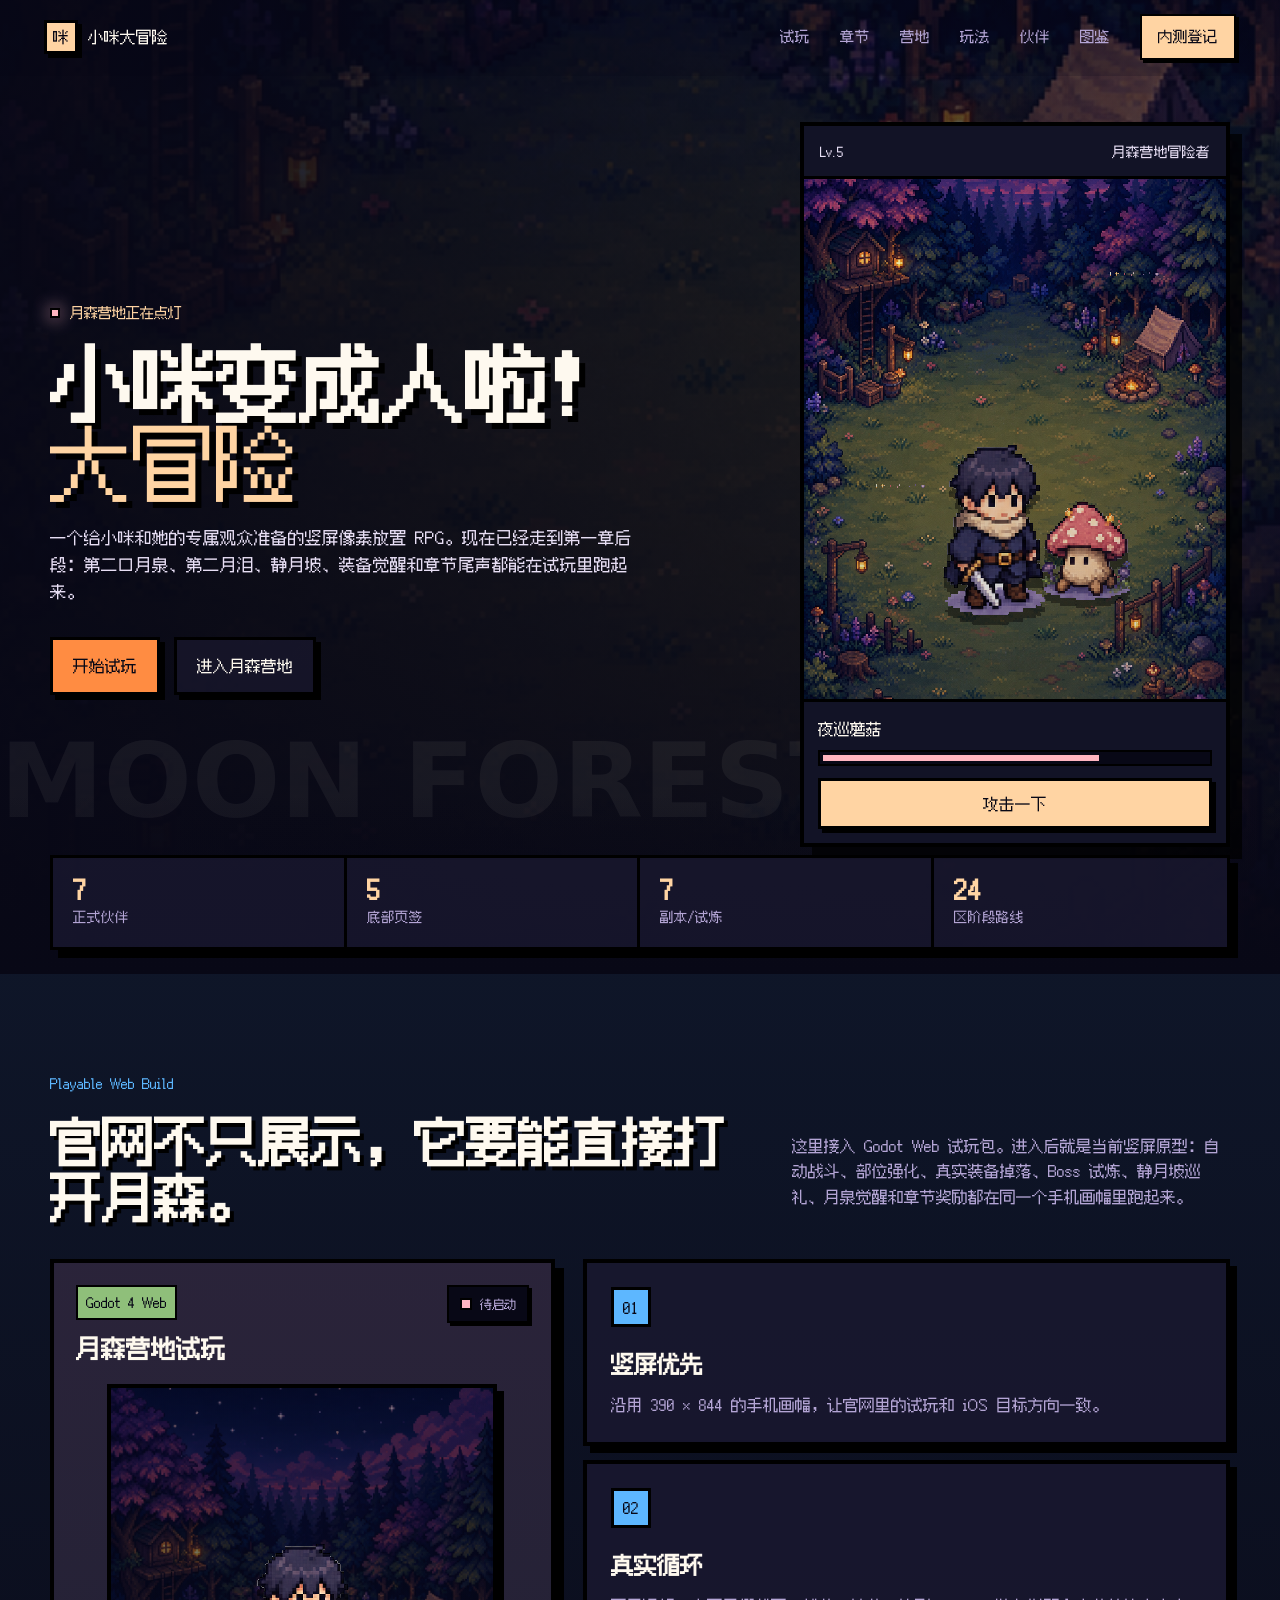
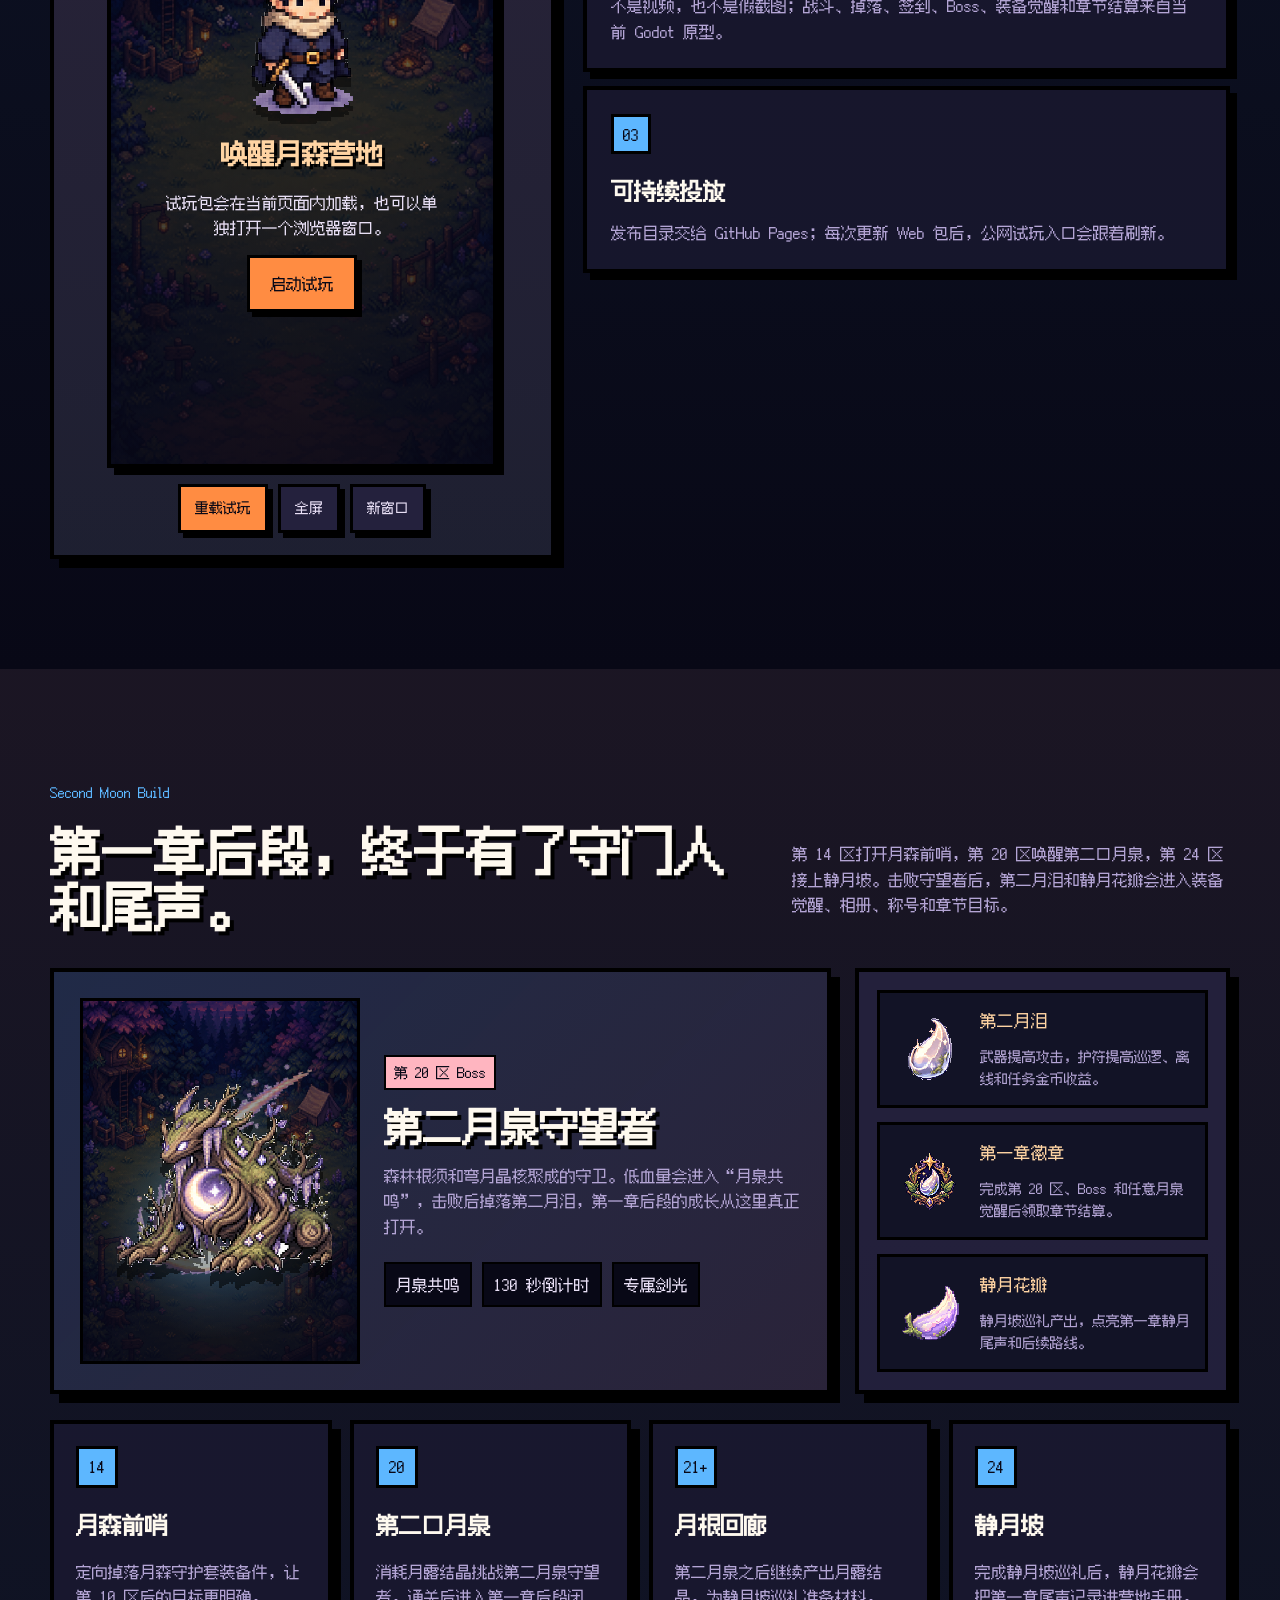
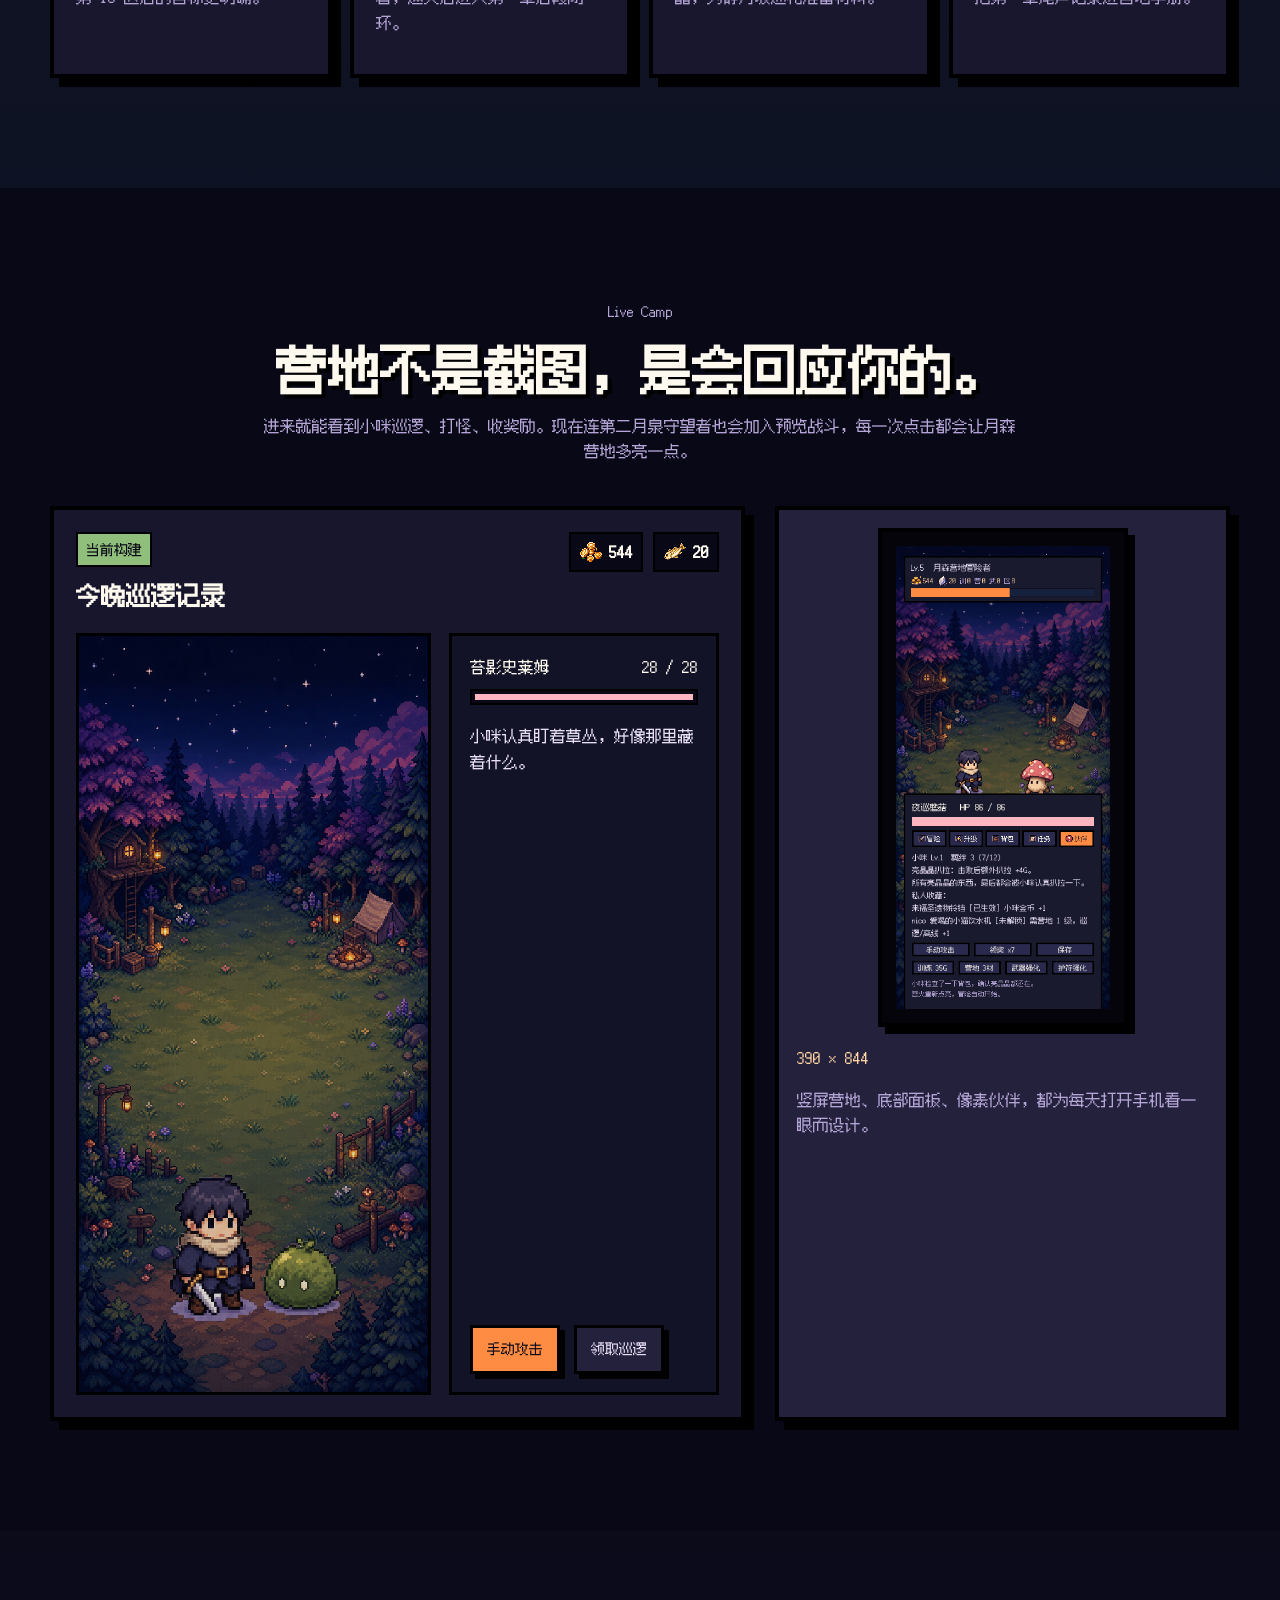
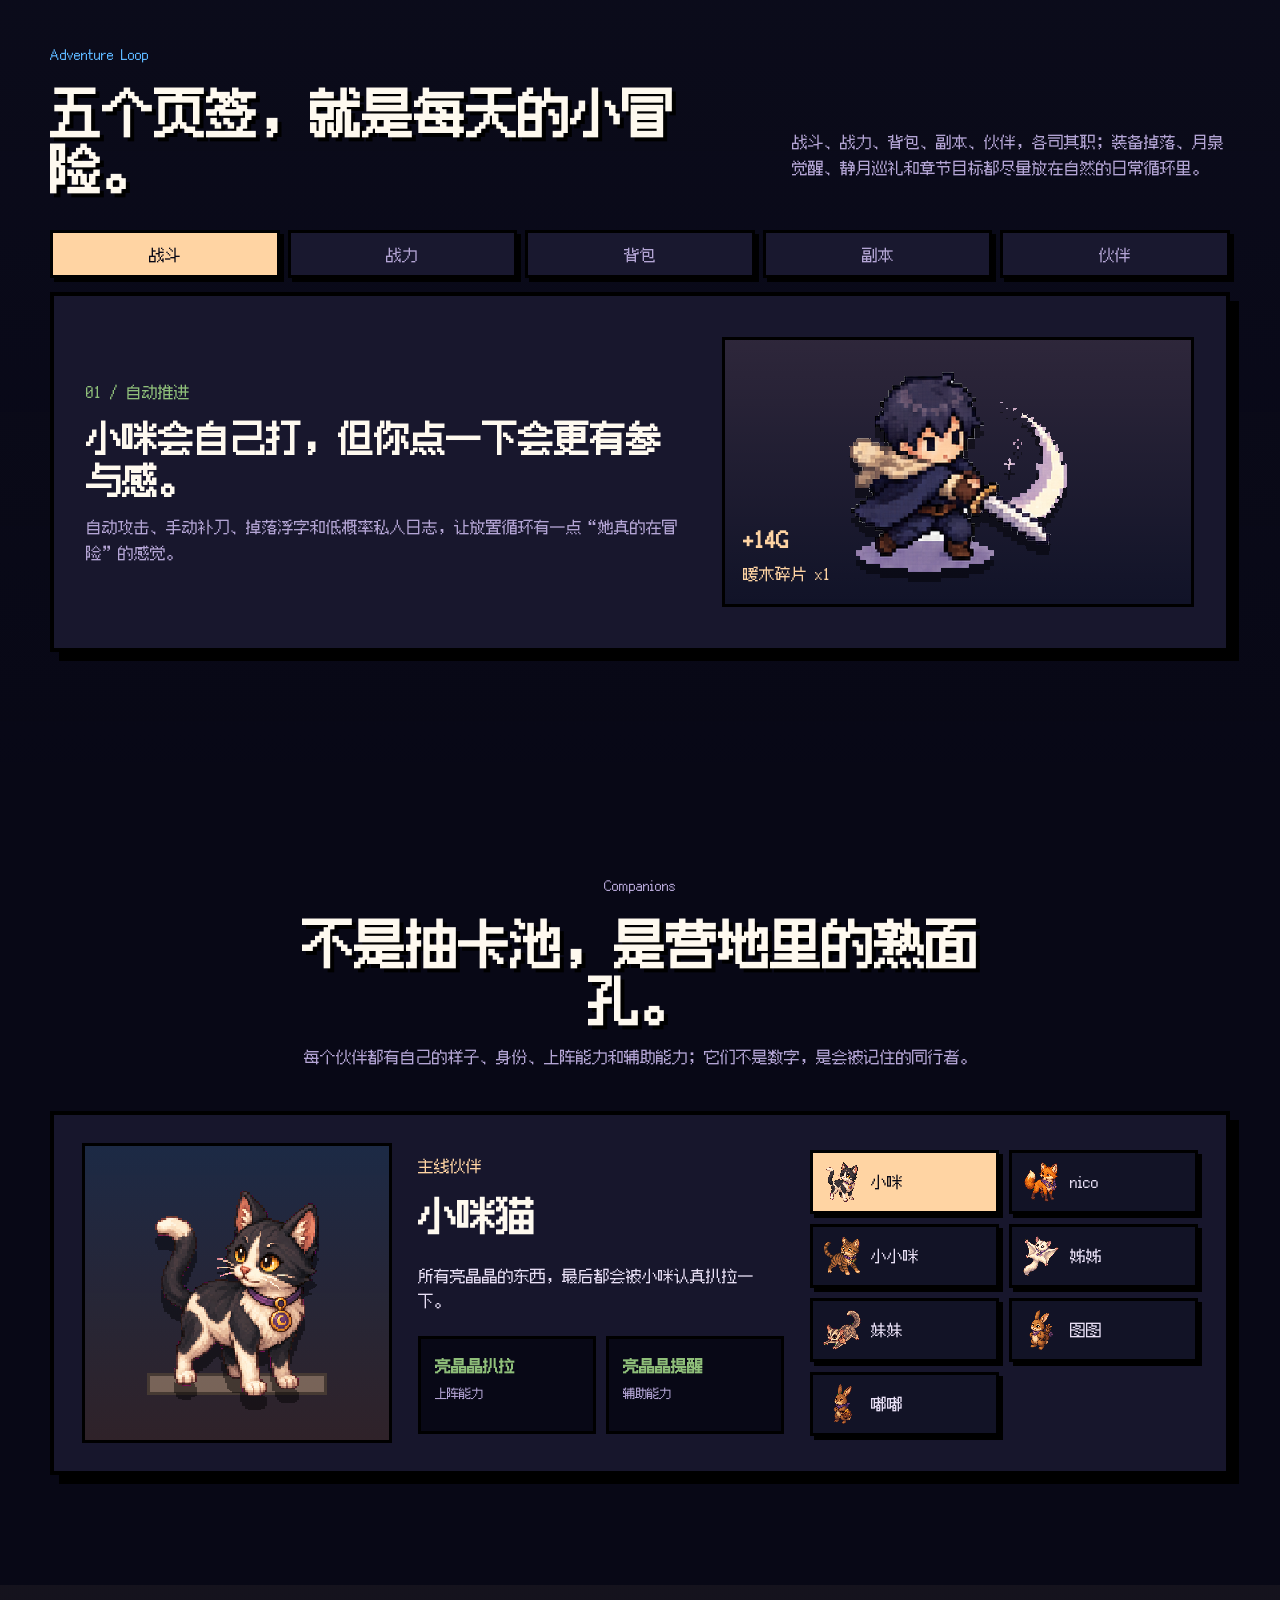
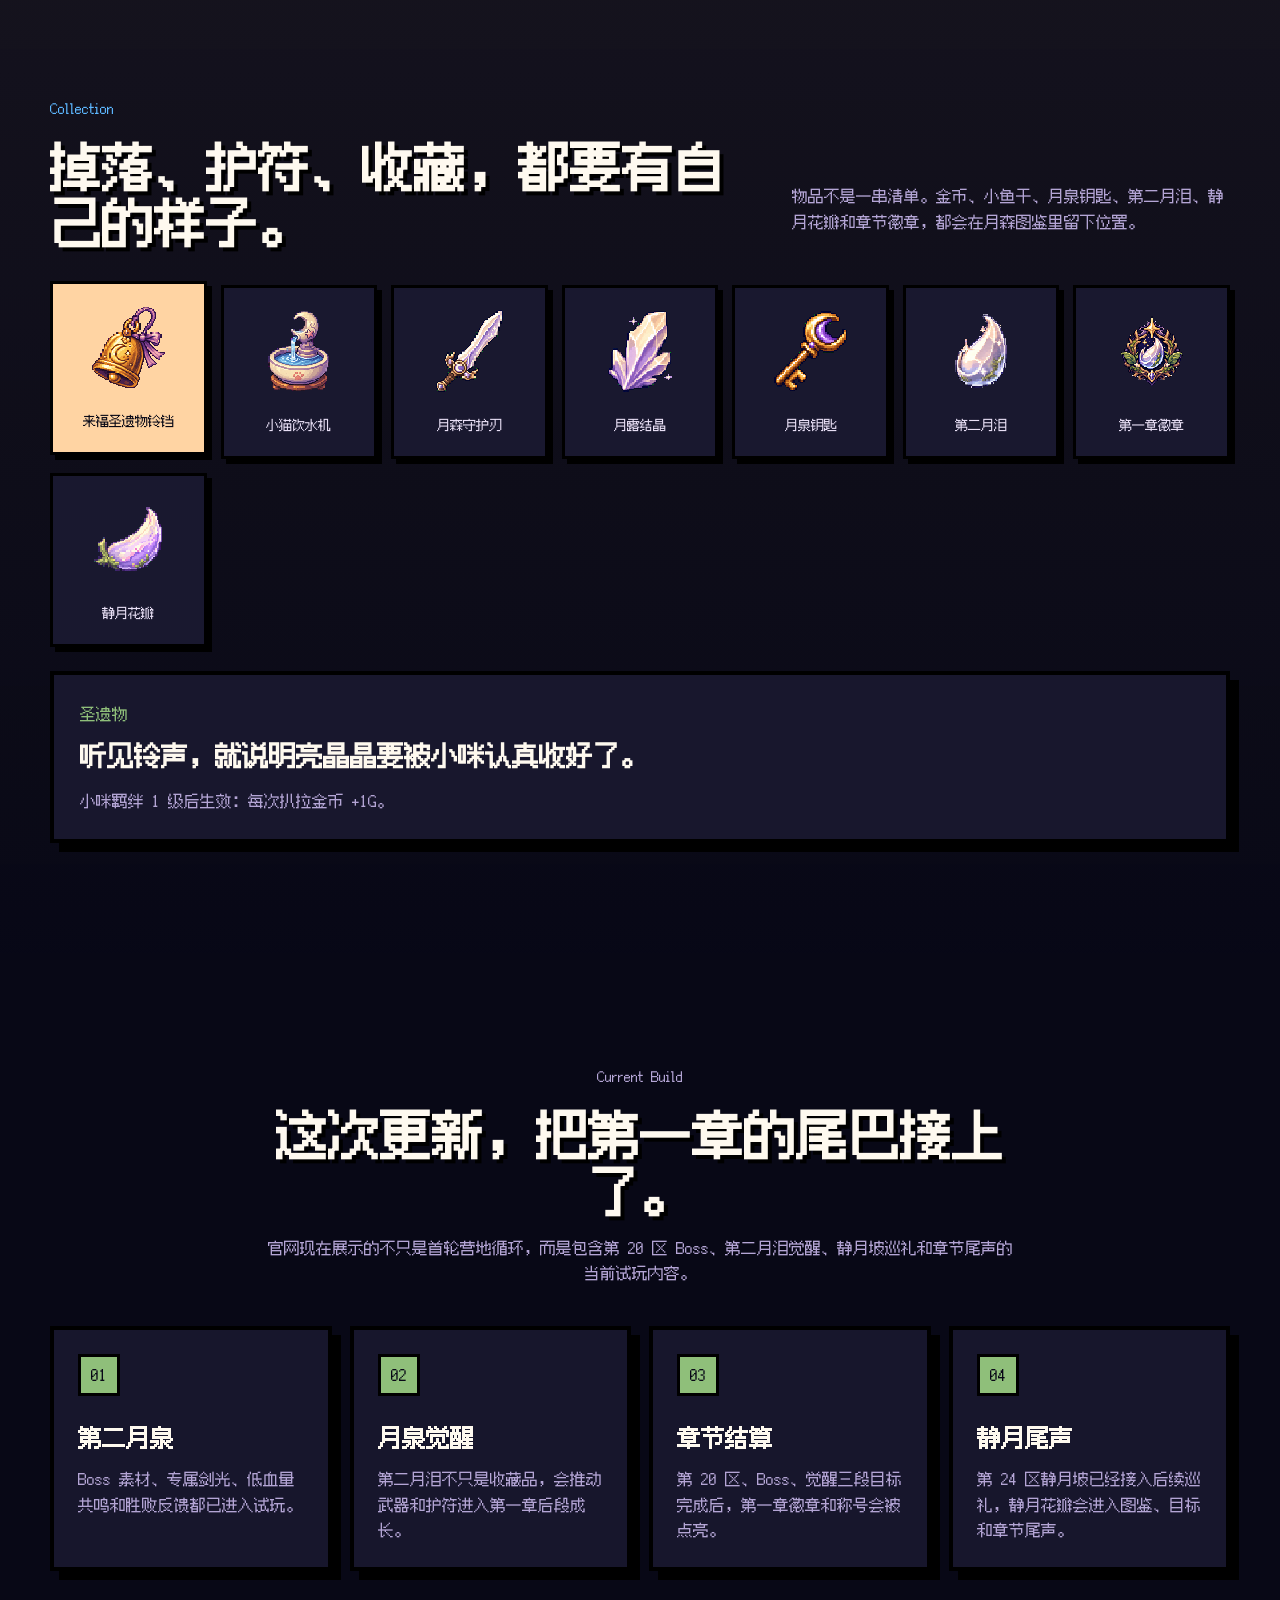
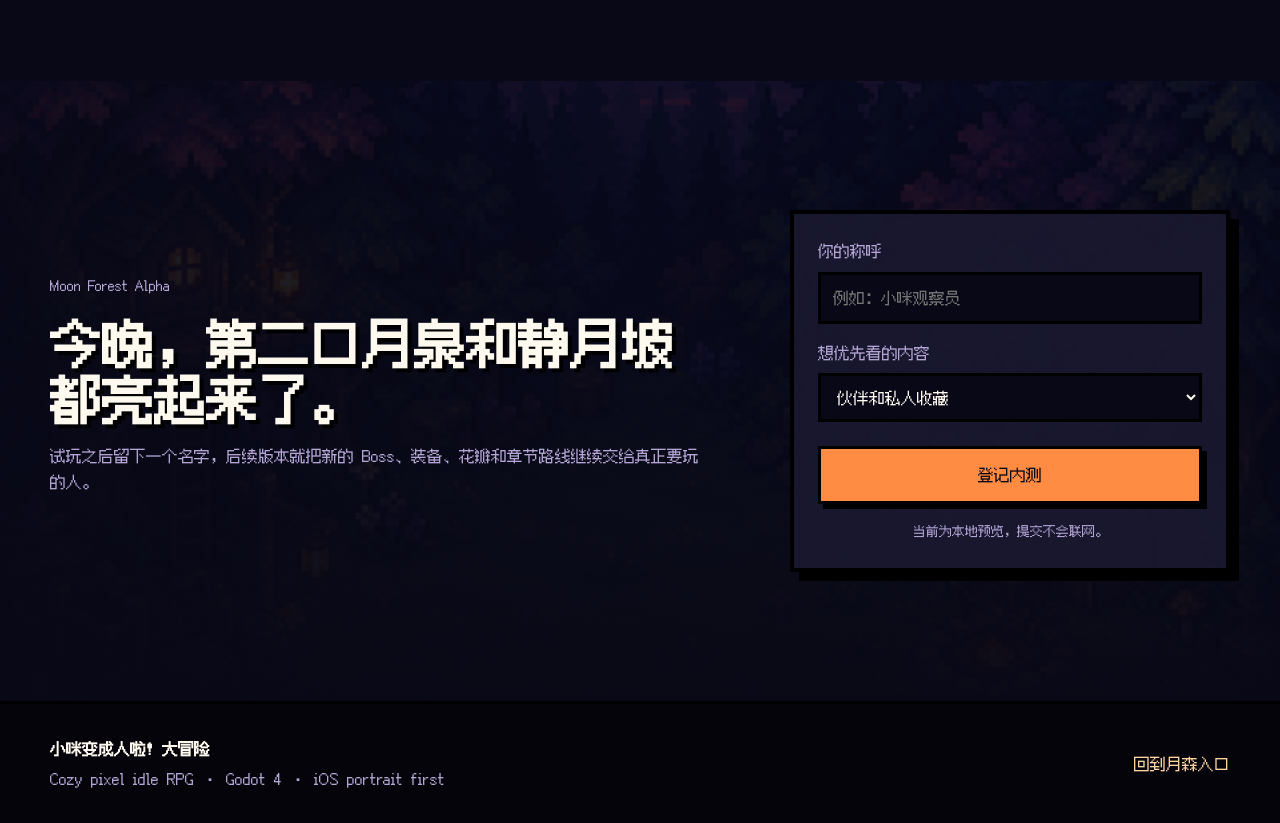
<file: index.html>
<!doctype html>
<html lang="zh-CN">
  <head>
    <meta charset="UTF-8" />
    <meta name="viewport" content="width=device-width, initial-scale=1.0" />
    <title>小咪变成人啦！大冒险 | 月森营地像素放置 RPG</title>
    <meta
      name="description"
      content="小咪变成人啦！大冒险是一个 iOS 竖屏优先的 cozy pixel idle RPG。进入月森营地，挑战第二月泉守望者，收集第二月泪和静月花瓣，完成月泉觉醒、章节结算与静月尾声。"
    />
    <link rel="icon" type="image/png" href="assets/generated/crops/icon_moon_shard.png" />
    <link rel="stylesheet" href="styles.css" />
  </head>
  <body>
    <canvas id="world-canvas" aria-hidden="true"></canvas>

    <nav class="site-nav" aria-label="主导航">
      <a class="brand" href="#top" aria-label="回到首页">
        <span class="brand-mark">咪</span>
        <span>小咪大冒险</span>
      </a>
      <button class="nav-toggle" type="button" aria-label="打开菜单" aria-expanded="false">
        <span></span>
        <span></span>
      </button>
      <div class="nav-links">
        <a href="#play">试玩</a>
        <a href="#chapter">章节</a>
        <a href="#camp">营地</a>
        <a href="#loop">玩法</a>
        <a href="#companions">伙伴</a>
        <a href="#gallery">图鉴</a>
        <a href="#join" class="nav-cta">内测登记</a>
      </div>
    </nav>

    <main id="top">
      <section class="hero" data-zone="hero">
        <div class="hero-bg" aria-hidden="true"></div>
        <div class="marquee" aria-hidden="true">
          <div class="marquee-track">
            <span>MOON FOREST CAMP · AUTO BATTLE · PIXEL IDLE RPG · XIAOMI ADVENTURE · </span>
            <span>MOON FOREST CAMP · AUTO BATTLE · PIXEL IDLE RPG · XIAOMI ADVENTURE · </span>
          </div>
        </div>

        <div class="hero-inner">
          <div class="hero-copy">
            <p class="eyebrow reveal"><span></span>月森营地正在点灯</p>
            <h1 class="hero-title reveal">
              小咪变成人啦！<br />
              <strong>大冒险</strong>
            </h1>
            <p class="hero-lead reveal">
              一个给小咪和她的专属观众准备的竖屏像素放置 RPG。现在已经走到第一章后段：第二口月泉、第二月泪、静月坡、装备觉醒和章节尾声都能在试玩里跑起来。
            </p>
            <div class="hero-actions reveal">
              <a class="btn primary" href="#play">开始试玩</a>
              <a class="btn secondary" href="#camp">进入月森营地</a>
            </div>
          </div>

          <div class="hero-stage reveal" aria-label="小咪冒险预览">
            <div class="moon-card">
              <div class="moon-status">
                <span>Lv.5</span>
                <span>月森营地冒险者</span>
              </div>
              <div class="stage-field">
                <img class="stage-bg" src="assets/generated/moon-camp-background.png" alt="" />
                <img class="hero-sprite floaty" src="assets/generated/crops/hero_idle.png" alt="像素小咪冒险者" />
                <img class="enemy-sprite bob" src="assets/generated/crops/enemy_mushroom.png" alt="夜巡蘑菇" />
                <img class="sparkle sparkle-a" src="assets/generated/crops/fx_sparkles.png" alt="" />
                <img class="sparkle sparkle-b" src="assets/generated/crops/fx_sparkles.png" alt="" />
              </div>
              <div class="moon-panel">
                <span>夜巡蘑菇</span>
                <div class="hp-bar"><i></i></div>
                <button class="mini-attack" type="button">攻击一下</button>
              </div>
            </div>
          </div>
        </div>

        <div class="hero-strip reveal" aria-label="核心亮点">
          <div>
            <strong data-count="7">0</strong>
            <span>正式伙伴</span>
          </div>
          <div>
            <strong data-count="5">0</strong>
            <span>底部页签</span>
          </div>
          <div>
            <strong data-count="7">0</strong>
            <span>副本/试炼</span>
          </div>
          <div>
            <strong>24</strong>
            <span>区阶段路线</span>
          </div>
        </div>
      </section>

      <section class="section play-section" id="play">
        <div class="split-heading reveal">
          <div>
            <p class="section-kicker">Playable Web Build</p>
            <h2>官网不只展示，它要能直接打开月森。</h2>
          </div>
          <p>这里接入 Godot Web 试玩包。进入后就是当前竖屏原型：自动战斗、部位强化、真实装备掉落、Boss 试炼、静月坡巡礼、月泉觉醒和章节奖励都在同一个手机画幅里跑起来。</p>
        </div>

        <div class="play-grid">
          <article class="game-card reveal">
            <div class="game-toolbar">
              <div>
                <span class="chip">Godot 4 Web</span>
                <h3>月森营地试玩</h3>
              </div>
              <span class="game-led" id="game-status">待启动</span>
            </div>
            <div class="game-frame-shell" id="game-shell">
              <div class="game-placeholder" id="game-placeholder">
                <img src="assets/generated/crops/hero_idle.png" alt="小咪冒险者" />
                <h3>唤醒月森营地</h3>
                <p>试玩包会在当前页面内加载，也可以单独打开一个浏览器窗口。</p>
                <button class="btn primary" id="launch-game" type="button">启动试玩</button>
              </div>
              <iframe
                id="game-frame"
                title="小咪变成人啦！大冒险 Web 试玩"
                allow="fullscreen; autoplay"
                loading="lazy"
              ></iframe>
            </div>
            <div class="game-actions">
              <button class="btn pixel" id="reload-game" type="button">重载试玩</button>
              <button class="btn pixel muted" id="fullscreen-game" type="button">全屏</button>
              <a class="btn pixel muted" id="game-open-link" href="game/index.html" target="_blank" rel="noreferrer">新窗口</a>
            </div>
          </article>

          <aside class="play-notes reveal" aria-label="试玩版本状态">
            <div>
              <span>01</span>
              <h3>竖屏优先</h3>
              <p>沿用 390 × 844 的手机画幅，让官网里的试玩和 iOS 目标方向一致。</p>
            </div>
            <div>
              <span>02</span>
              <h3>真实循环</h3>
              <p>不是视频，也不是假截图；战斗、掉落、签到、Boss、装备觉醒和章节结算来自当前 Godot 原型。</p>
            </div>
            <div>
              <span>03</span>
              <h3>可持续投放</h3>
              <p>发布目录交给 GitHub Pages；每次更新 Web 包后，公网试玩入口会跟着刷新。</p>
            </div>
          </aside>
        </div>
      </section>

      <section class="section chapter-section" id="chapter">
        <div class="split-heading reveal">
          <div>
            <p class="section-kicker">Second Moon Build</p>
            <h2>第一章后段，终于有了守门人和尾声。</h2>
          </div>
          <p>第 14 区打开月森前哨，第 20 区唤醒第二口月泉，第 24 区接上静月坡。击败守望者后，第二月泪和静月花瓣会进入装备觉醒、相册、称号和章节目标。</p>
        </div>

        <div class="chapter-grid reveal">
          <article class="boss-showcase">
            <div class="boss-art">
              <img class="boss-fx" src="assets/generated/vfx/fx_moon_spring_slash.png" alt="" />
              <img class="boss-image" src="assets/generated/bosses/boss_second_moon_warden.png" alt="第二月泉守望者" />
            </div>
            <div class="boss-copy">
              <span class="chip danger">第 20 区 Boss</span>
              <h3>第二月泉守望者</h3>
              <p>森林根须和弯月晶核聚成的守卫。低血量会进入“月泉共鸣”，击败后掉落第二月泪，第一章后段的成长从这里真正打开。</p>
              <div class="boss-stats" aria-label="Boss 目标">
                <span>月泉共鸣</span>
                <span>130 秒倒计时</span>
                <span>专属剑光</span>
              </div>
            </div>
          </article>

          <aside class="chapter-rewards" aria-label="章节奖励">
            <div>
              <img src="assets/generated/items/item_second_moon_tear.png" alt="第二月泪" />
              <span>第二月泪</span>
              <p>武器提高攻击，护符提高巡逻、离线和任务金币收益。</p>
            </div>
            <div>
              <img src="assets/generated/items/item_chapter1_crest.png" alt="第一章徽章" />
              <span>第一章徽章</span>
              <p>完成第 20 区、Boss 和任意月泉觉醒后领取章节结算。</p>
            </div>
            <div>
              <img src="assets/generated/items/item_quiet_moon_petal.png" alt="静月花瓣" />
              <span>静月花瓣</span>
              <p>静月坡巡礼产出，点亮第一章静月尾声和后续路线。</p>
            </div>
          </aside>
        </div>

        <div class="chapter-milestones reveal">
          <div>
            <span>14</span>
            <h3>月森前哨</h3>
            <p>定向掉落月森守护套装备件，让第 10 区后的目标更明确。</p>
          </div>
          <div>
            <span>20</span>
            <h3>第二口月泉</h3>
            <p>消耗月露结晶挑战第二月泉守望者，通关后进入第一章后段闭环。</p>
          </div>
          <div>
            <span>21+</span>
            <h3>月根回廊</h3>
            <p>第二月泉之后继续产出月露结晶，为静月坡巡礼准备材料。</p>
          </div>
          <div>
            <span>24</span>
            <h3>静月坡</h3>
            <p>完成静月坡巡礼后，静月花瓣会把第一章尾声记录进营地手册。</p>
          </div>
        </div>
      </section>

      <section class="section camp-section" id="camp">
        <div class="section-heading reveal">
          <p class="section-kicker">Live Camp</p>
          <h2>营地不是截图，是会回应你的。</h2>
          <p>进来就能看到小咪巡逻、打怪、收奖励。现在连第二月泉守望者也会加入预览战斗，每一次点击都会让月森营地多亮一点。</p>
        </div>

        <div class="camp-grid">
          <article class="play-console reveal">
            <div class="console-top">
              <div>
                <span class="chip">当前构建</span>
                <h3>今晚巡逻记录</h3>
              </div>
              <div class="wallet">
                <span><img src="assets/generated/items/icon_coins_large.png" alt="" /> <b id="gold-count">544</b></span>
                <span><img src="assets/generated/items/item_dried_fish.png" alt="" /> <b id="snack-count">20</b></span>
              </div>
            </div>
            <div class="battle-box">
              <div class="battle-scene">
                <img class="scene-bg" src="assets/generated/moon-camp-background.png" alt="" />
                <img id="fighter" class="fighter" src="assets/generated/crops/hero_idle.png" alt="冒险者" />
                <img id="target" class="target" src="assets/generated/crops/enemy_moss_slime.png" alt="苔影史莱姆" />
                <div class="slash" id="slash"></div>
              </div>
              <div class="battle-ui">
                <div class="enemy-line">
                  <span id="enemy-name">苔影史莱姆</span>
                  <span id="enemy-hp">28 / 28</span>
                </div>
                <div class="hp-bar active"><i id="enemy-bar"></i></div>
                <p id="battle-log">小咪认真盯着草丛，好像那里藏着什么。</p>
                <div class="console-actions">
                  <button class="btn pixel" id="attack-btn" type="button">手动攻击</button>
                  <button class="btn pixel muted" id="claim-btn" type="button">领取巡逻</button>
                </div>
              </div>
            </div>
          </article>

          <aside class="phone-preview reveal">
            <div class="phone-shell">
              <img src="assets/screenshots/prototype-private-collectibles-companion-final00000000.png" alt="当前游戏手机截图" />
            </div>
            <div class="phone-caption">
              <span>390 × 844</span>
              <p>竖屏营地、底部面板、像素伙伴，都为每天打开手机看一眼而设计。</p>
            </div>
          </aside>
        </div>
      </section>

      <section class="section loop-section" id="loop">
        <div class="split-heading reveal">
          <div>
            <p class="section-kicker">Adventure Loop</p>
            <h2>五个页签，就是每天的小冒险。</h2>
          </div>
          <p>战斗、战力、背包、副本、伙伴，各司其职；装备掉落、月泉觉醒、静月巡礼和章节目标都尽量放在自然的日常循环里。</p>
        </div>

        <div class="loop-tabs reveal" role="tablist" aria-label="玩法页签">
          <button class="active" type="button" data-loop="battle">战斗</button>
          <button type="button" data-loop="power">战力</button>
          <button type="button" data-loop="bag">背包</button>
          <button type="button" data-loop="dungeon">副本</button>
          <button type="button" data-loop="friend">伙伴</button>
        </div>

        <div class="loop-panel reveal" id="loop-panel">
          <div class="loop-copy">
            <span id="loop-tag">01 / 自动推进</span>
            <h3 id="loop-title">小咪会自己打，但你点一下会更有参与感。</h3>
            <p id="loop-desc">自动攻击、手动补刀、掉落浮字和低概率私人日志，让放置循环有一点“她真的在冒险”的感觉。</p>
          </div>
          <div class="loop-visual" id="loop-visual">
            <img src="assets/generated/crops/hero_attack.png" alt="攻击动作" />
            <div>
              <strong>+14G</strong>
              <span>暖木碎片 x1</span>
            </div>
          </div>
        </div>
      </section>

      <section class="section companions-section" id="companions">
        <div class="section-heading reveal">
          <p class="section-kicker">Companions</p>
          <h2>不是抽卡池，是营地里的熟面孔。</h2>
          <p>每个伙伴都有自己的样子、身份、上阵能力和辅助能力；它们不是数字，是会被记住的同行者。</p>
        </div>

        <div class="companion-showcase reveal">
          <div class="companion-stage">
            <img id="companion-image" src="assets/generated/companions/companion_xiaomi_cat.png" alt="小咪猫" />
            <div class="companion-aura"></div>
          </div>
          <div class="companion-info">
            <span id="companion-role">主线伙伴</span>
            <h3 id="companion-name">小咪猫</h3>
            <p id="companion-desc">所有亮晶晶的东西，最后都会被小咪认真扒拉一下。</p>
            <div class="ability-grid">
              <div>
                <b id="companion-active">亮晶晶扒拉</b>
                <span>上阵能力</span>
              </div>
              <div>
                <b id="companion-support">亮晶晶提醒</b>
                <span>辅助能力</span>
              </div>
            </div>
          </div>
          <div class="companion-picker" aria-label="伙伴选择">
            <button class="active" type="button" data-companion="xiaomi">
              <img src="assets/generated/companions/companion_xiaomi_cat.png" alt="" />
              <span>小咪</span>
            </button>
            <button type="button" data-companion="nico">
              <img src="assets/generated/companions/companion_nico.png" alt="" />
              <span>nico</span>
            </button>
            <button type="button" data-companion="little">
              <img src="assets/generated/companions/companion_little_xiaomi_cat.png" alt="" />
              <span>小小咪</span>
            </button>
            <button type="button" data-companion="zizi">
              <img src="assets/generated/companions/companion_zizi.png" alt="" />
              <span>姊姊</span>
            </button>
            <button type="button" data-companion="meimei">
              <img src="assets/generated/companions/companion_meimei.png" alt="" />
              <span>妹妹</span>
            </button>
            <button type="button" data-companion="tutu">
              <img src="assets/generated/companions/companion_tutu.png" alt="" />
              <span>图图</span>
            </button>
            <button type="button" data-companion="dudu">
              <img src="assets/generated/companions/companion_dudu.png" alt="" />
              <span>嘟嘟</span>
            </button>
          </div>
        </div>
      </section>

      <section class="section gallery-section" id="gallery">
        <div class="split-heading reveal">
          <div>
            <p class="section-kicker">Collection</p>
            <h2>掉落、护符、收藏，都要有自己的样子。</h2>
          </div>
          <p>物品不是一串清单。金币、小鱼干、月泉钥匙、第二月泪、静月花瓣和章节徽章，都会在月森图鉴里留下位置。</p>
        </div>

        <div class="loot-board reveal">
          <button class="loot-card active" type="button" data-loot="bell">
            <img src="assets/generated/items/collectible_laifu_bell.png" alt="来福圣遗物铃铛" />
            <span>来福圣遗物铃铛</span>
          </button>
          <button class="loot-card" type="button" data-loot="drinker">
            <img src="assets/generated/items/collectible_nico_drinker.png" alt="nico 爱喝的小猫饮水机" />
            <span>小猫饮水机</span>
          </button>
          <button class="loot-card" type="button" data-loot="sword">
            <img src="assets/generated/items/weapon_moon_guardian_blade.png" alt="月森守护刃" />
            <span>月森守护刃</span>
          </button>
          <button class="loot-card" type="button" data-loot="crystal">
            <img src="assets/generated/items/item_moon_crystal.png" alt="月露结晶" />
            <span>月露结晶</span>
          </button>
          <button class="loot-card" type="button" data-loot="key">
            <img src="assets/generated/items/item_moon_key.png" alt="月泉钥匙" />
            <span>月泉钥匙</span>
          </button>
          <button class="loot-card" type="button" data-loot="secondMoon">
            <img src="assets/generated/items/item_second_moon_tear.png" alt="第二月泪" />
            <span>第二月泪</span>
          </button>
          <button class="loot-card" type="button" data-loot="crest">
            <img src="assets/generated/items/item_chapter1_crest.png" alt="第一章徽章" />
            <span>第一章徽章</span>
          </button>
          <button class="loot-card" type="button" data-loot="petal">
            <img src="assets/generated/items/item_quiet_moon_petal.png" alt="静月花瓣" />
            <span>静月花瓣</span>
          </button>
        </div>

        <article class="loot-detail reveal" id="loot-detail">
          <span>圣遗物</span>
          <h3>听见铃声，就说明亮晶晶要被小咪认真收好了。</h3>
          <p>小咪羁绊 1 级后生效：每次扒拉金币 +1G。</p>
        </article>
      </section>

      <section class="section roadmap-section">
        <div class="section-heading reveal">
          <p class="section-kicker">Current Build</p>
          <h2>这次更新，把第一章的尾巴接上了。</h2>
          <p>官网现在展示的不只是首轮营地循环，而是包含第 20 区 Boss、第二月泪觉醒、静月坡巡礼和章节尾声的当前试玩内容。</p>
        </div>
        <div class="roadmap">
          <div class="road-card reveal">
            <span>01</span>
            <h3>第二月泉</h3>
            <p>Boss 素材、专属剑光、低血量共鸣和胜败反馈都已进入试玩。</p>
          </div>
          <div class="road-card reveal">
            <span>02</span>
            <h3>月泉觉醒</h3>
            <p>第二月泪不只是收藏品，会推动武器和护符进入第一章后段成长。</p>
          </div>
          <div class="road-card reveal">
            <span>03</span>
            <h3>章节结算</h3>
            <p>第 20 区、Boss、觉醒三段目标完成后，第一章徽章和称号会被点亮。</p>
          </div>
          <div class="road-card reveal">
            <span>04</span>
            <h3>静月尾声</h3>
            <p>第 24 区静月坡已经接入后续巡礼，静月花瓣会进入图鉴、目标和章节尾声。</p>
          </div>
        </div>
      </section>

      <section class="final-cta" id="join">
        <div class="cta-bg" aria-hidden="true"></div>
        <div class="final-copy reveal">
          <p class="section-kicker">Moon Forest Alpha</p>
          <h2>今晚，第二口月泉和静月坡都亮起来了。</h2>
          <p>试玩之后留下一个名字，后续版本就把新的 Boss、装备、花瓣和章节路线继续交给真正要玩的人。</p>
        </div>
        <form class="signup reveal">
          <label>
            <span>你的称呼</span>
            <input type="text" name="name" placeholder="例如：小咪观察员" />
          </label>
          <label>
            <span>想优先看的内容</span>
            <select name="focus">
              <option>伙伴和私人收藏</option>
              <option>自动战斗和副本</option>
              <option>营地装饰和相册</option>
              <option>手机试玩体验</option>
            </select>
          </label>
          <button class="btn primary" type="submit">登记内测</button>
          <p id="signup-note" aria-live="polite">当前为本地预览，提交不会联网。</p>
        </form>
      </section>
    </main>

    <footer class="site-footer">
      <div>
        <strong>小咪变成人啦！大冒险</strong>
        <p>Cozy pixel idle RPG · Godot 4 · iOS portrait first</p>
      </div>
      <a href="#top">回到月森入口</a>
    </footer>

    <script src="app.js"></script>
  </body>
</html>
</file>
<file: styles.css>
@font-face {
  font-family: "FusionPixel";
  src: url("assets/fonts/fusion-pixel/fusion-pixel-12px-proportional-zh_hans.otf.woff2") format("woff2");
  font-weight: 400;
  font-style: normal;
  font-display: swap;
}

:root {
  --night: #080816;
  --night-2: #121326;
  --panel: #19182f;
  --panel-2: #24213d;
  --ink: #fef9ef;
  --moon: #e8dff5;
  --lavender: #b4a5d5;
  --pink: #ffb5c0;
  --peach: #ffd4a3;
  --orange: #ff8c42;
  --green: #8fbf7a;
  --brown: #7a4f31;
  --blue: #5db7ff;
  --line: #000;
  --soft-line: rgba(232, 223, 245, 0.18);
  --shadow: rgba(0, 0, 0, 0.62);
  --max: 1180px;
}

* {
  box-sizing: border-box;
}

html {
  scroll-behavior: smooth;
  background: var(--night);
}

body {
  margin: 0;
  min-height: 100vh;
  background:
    linear-gradient(180deg, rgba(8, 8, 22, 0.42), var(--night) 900px),
    var(--night);
  color: var(--ink);
  font-family: "FusionPixel", "Noto Sans SC", "PingFang SC", system-ui, sans-serif;
  line-height: 1.6;
  overflow-x: hidden;
  letter-spacing: 0;
}

body.menu-open {
  overflow: hidden;
}

a {
  color: inherit;
  text-decoration: none;
}

button,
input,
select {
  font: inherit;
  letter-spacing: 0;
}

button {
  cursor: pointer;
}

img {
  display: block;
  max-width: 100%;
}

img:not(.phone-shell img) {
  image-rendering: pixelated;
}

#world-canvas {
  position: fixed;
  inset: 0;
  width: 100%;
  height: 100%;
  pointer-events: none;
  z-index: 0;
}

.site-nav {
  position: fixed;
  top: 0;
  left: 0;
  right: 0;
  z-index: 50;
  display: flex;
  align-items: center;
  justify-content: space-between;
  height: 76px;
  padding: 0 44px;
  background: rgba(8, 8, 22, 0.18);
  border-bottom: 2px solid transparent;
  transition: background 180ms ease, border-color 180ms ease, height 180ms ease;
}

.site-nav.scrolled {
  height: 64px;
  background: rgba(8, 8, 22, 0.88);
  border-bottom-color: rgba(0, 0, 0, 0.86);
  box-shadow: 0 16px 42px rgba(0, 0, 0, 0.28);
  backdrop-filter: blur(10px);
}

.brand,
.nav-links {
  display: flex;
  align-items: center;
}

.brand {
  gap: 10px;
  font-size: 1rem;
  color: var(--ink);
}

.brand-mark {
  display: grid;
  place-items: center;
  width: 34px;
  height: 34px;
  color: var(--night);
  background: var(--peach);
  border: 3px solid var(--line);
  box-shadow: 4px 4px 0 var(--line);
}

.nav-links {
  gap: 30px;
  color: var(--lavender);
  font-size: 0.92rem;
}

.nav-links a {
  transition: color 160ms ease, transform 160ms ease;
}

.nav-links a:hover {
  color: var(--ink);
  transform: translateY(-2px);
}

.nav-cta {
  padding: 9px 16px;
  color: var(--night);
  background: var(--peach);
  border: 2px solid var(--line);
  box-shadow: 3px 3px 0 var(--line);
}

.nav-toggle {
  display: none;
  width: 44px;
  height: 38px;
  padding: 8px;
  background: var(--panel);
  border: 2px solid var(--line);
  box-shadow: 3px 3px 0 var(--line);
}

.nav-toggle span {
  display: block;
  height: 3px;
  background: var(--ink);
}

.nav-toggle span + span {
  margin-top: 8px;
}

.hero {
  position: relative;
  min-height: 92svh;
  padding: 122px 40px 24px;
  overflow: hidden;
  isolation: isolate;
}

.hero-bg {
  position: absolute;
  inset: 0;
  z-index: -3;
  background-image:
    linear-gradient(90deg, rgba(8, 8, 22, 0.96) 0%, rgba(8, 8, 22, 0.76) 40%, rgba(8, 8, 22, 0.42) 100%),
    linear-gradient(180deg, rgba(8, 8, 22, 0.12), rgba(8, 8, 22, 0.98)),
    url("assets/generated/moon-camp-background.png");
  background-position: center;
  background-size: cover;
  transform: scale(1.04);
}

.hero::after {
  content: "";
  position: absolute;
  left: 0;
  right: 0;
  bottom: 0;
  height: 180px;
  background: linear-gradient(180deg, transparent, var(--night));
  z-index: -1;
}

.marquee {
  position: absolute;
  left: 0;
  right: 0;
  bottom: 110px;
  z-index: -2;
  overflow: hidden;
  color: rgba(254, 249, 239, 0.055);
  font-family: ui-sans-serif, system-ui, sans-serif;
  font-weight: 900;
  font-size: 6.5rem;
  white-space: nowrap;
}

.marquee-track {
  display: flex;
  width: max-content;
  animation: marquee 42s linear infinite;
}

.marquee span {
  padding-right: 1rem;
}

@keyframes marquee {
  to {
    transform: translateX(-50%);
  }
}

.hero-inner {
  width: min(100%, var(--max));
  min-height: 620px;
  margin: 0 auto;
  display: grid;
  grid-template-columns: minmax(0, 1.05fr) minmax(360px, 0.95fr);
  gap: 42px;
  align-items: center;
}

.hero-copy {
  padding-top: 24px;
}

.eyebrow,
.section-kicker,
.chip {
  display: inline-flex;
  align-items: center;
  gap: 10px;
  margin: 0 0 18px;
  color: var(--peach);
  font-size: 0.9rem;
}

.eyebrow span {
  width: 10px;
  height: 10px;
  background: var(--pink);
  border: 2px solid var(--line);
  box-shadow: 0 0 18px var(--pink);
}

.hero-title {
  margin: 0;
  max-width: 760px;
  font-size: 5.2rem;
  line-height: 0.95;
  text-shadow: 6px 6px 0 #000;
}

.hero-title strong {
  color: var(--peach);
  font-weight: 400;
}

.hero-lead {
  max-width: 680px;
  margin: 24px 0 0;
  color: var(--moon);
  font-size: 1.05rem;
}

.hero-actions,
.console-actions {
  display: flex;
  flex-wrap: wrap;
  gap: 14px;
  margin-top: 32px;
}

.btn {
  display: inline-flex;
  align-items: center;
  justify-content: center;
  min-height: 48px;
  padding: 13px 20px;
  border: 3px solid var(--line);
  color: var(--ink);
  background: var(--panel);
  box-shadow: 5px 5px 0 var(--line);
  transition: transform 140ms ease, box-shadow 140ms ease, background 140ms ease;
  user-select: none;
}

.btn:hover {
  transform: translate(-2px, -2px);
  box-shadow: 7px 7px 0 var(--line);
}

.btn:active {
  transform: translate(2px, 2px);
  box-shadow: 2px 2px 0 var(--line);
}

.btn.primary {
  color: var(--night);
  background: var(--orange);
}

.btn.secondary {
  background: rgba(25, 24, 47, 0.72);
}

.btn.pixel {
  min-height: 42px;
  padding: 10px 14px;
  font-size: 0.88rem;
  background: var(--orange);
  color: var(--night);
}

.btn.muted {
  color: var(--moon);
  background: var(--panel-2);
}

.hero-stage {
  justify-self: end;
  width: min(100%, 430px);
}

.moon-card {
  position: relative;
  background: var(--panel);
  border: 4px solid var(--line);
  box-shadow: 12px 12px 0 rgba(0, 0, 0, 0.72), 0 0 0 2px rgba(255, 212, 163, 0.1) inset;
  overflow: hidden;
}

.moon-status {
  display: flex;
  justify-content: space-between;
  gap: 12px;
  padding: 14px 16px;
  background: var(--night-2);
  border-bottom: 3px solid var(--line);
  color: var(--moon);
  font-size: 0.86rem;
}

.stage-field {
  position: relative;
  height: 520px;
  overflow: hidden;
}

.stage-bg {
  width: 100%;
  height: 100%;
  object-fit: cover;
  object-position: center 46%;
}

.stage-field::after,
.battle-scene::after {
  content: "";
  position: absolute;
  inset: 0;
  background: linear-gradient(180deg, rgba(8, 8, 22, 0.05), rgba(8, 8, 22, 0.18));
  pointer-events: none;
}

.hero-sprite {
  position: absolute;
  left: 32%;
  bottom: 80px;
  width: 110px;
  filter: drop-shadow(0 10px 0 rgba(0, 0, 0, 0.42));
}

.enemy-sprite {
  position: absolute;
  right: 22%;
  bottom: 96px;
  width: 94px;
  filter: drop-shadow(0 8px 0 rgba(0, 0, 0, 0.42));
}

.sparkle {
  position: absolute;
  width: 52px;
  opacity: 0.86;
}

.sparkle-a {
  top: 92px;
  right: 66px;
  animation: blink 2.6s steps(2, end) infinite;
}

.sparkle-b {
  left: 70px;
  bottom: 210px;
  animation: blink 3.2s steps(2, end) infinite 300ms;
}

.floaty {
  animation: floaty 2.4s steps(4, end) infinite;
}

.bob {
  animation: bob 1.8s steps(3, end) infinite;
}

@keyframes floaty {
  50% {
    transform: translateY(-8px);
  }
}

@keyframes bob {
  50% {
    transform: translateY(7px);
  }
}

@keyframes blink {
  50% {
    opacity: 0.28;
  }
}

.moon-panel {
  padding: 14px;
  background: var(--night-2);
  border-top: 3px solid var(--line);
}

.moon-panel span {
  display: block;
  margin-bottom: 8px;
}

.hp-bar {
  height: 16px;
  padding: 3px;
  background: var(--night);
  border: 2px solid var(--line);
}

.hp-bar i {
  display: block;
  width: 72%;
  height: 100%;
  background: var(--pink);
}

.mini-attack {
  width: 100%;
  margin-top: 12px;
  padding: 10px 12px;
  color: var(--night);
  background: var(--peach);
  border: 3px solid var(--line);
  box-shadow: 4px 4px 0 var(--line);
}

.hero-strip {
  width: min(100%, var(--max));
  margin: 8px auto 0;
  display: grid;
  grid-template-columns: repeat(4, 1fr);
  gap: 0;
  border: 3px solid var(--line);
  background: rgba(25, 24, 47, 0.82);
  box-shadow: 8px 8px 0 var(--line);
}

.hero-strip div {
  padding: 18px 20px;
  border-right: 3px solid var(--line);
}

.hero-strip div:last-child {
  border-right: 0;
}

.hero-strip strong {
  display: block;
  color: var(--peach);
  font-size: 1.7rem;
  line-height: 1;
}

.hero-strip span {
  color: var(--lavender);
  font-size: 0.85rem;
}

.section {
  position: relative;
  z-index: 1;
  scroll-margin-top: 82px;
  padding: 110px 40px;
}

.final-cta {
  scroll-margin-top: 82px;
}

.section-heading,
.split-heading,
.play-grid,
.camp-grid,
.chapter-grid,
.chapter-milestones,
.loop-tabs,
.loop-panel,
.companion-showcase,
.loot-board,
.loot-detail,
.roadmap {
  width: min(100%, var(--max));
  margin-left: auto;
  margin-right: auto;
}

.section-heading {
  max-width: 760px;
  text-align: center;
}

.split-heading {
  display: grid;
  grid-template-columns: minmax(0, 1fr) minmax(320px, 0.62fr);
  gap: 36px;
  align-items: end;
  margin-bottom: 34px;
}

.section-kicker {
  color: var(--blue);
}

.section-heading h2,
.split-heading h2,
.final-copy h2 {
  margin: 0;
  font-size: 3.25rem;
  line-height: 1.08;
  text-shadow: 4px 4px 0 #000;
}

.section-heading p,
.split-heading > p,
.final-copy p,
.phone-caption p {
  color: var(--lavender);
}

.camp-grid {
  display: grid;
  grid-template-columns: minmax(0, 1.1fr) minmax(330px, 0.72fr);
  gap: 30px;
  align-items: stretch;
  margin-top: 42px;
}

.play-console,
.game-card,
.phone-preview,
.boss-showcase,
.chapter-rewards,
.chapter-milestones div,
.loop-panel,
.companion-showcase,
.loot-detail,
.road-card,
.signup {
  background: rgba(25, 24, 47, 0.92);
  border: 4px solid var(--line);
  box-shadow: 9px 9px 0 var(--line);
}

.play-section {
  padding-top: 96px;
  background:
    linear-gradient(180deg, rgba(93, 183, 255, 0.08), rgba(8, 8, 22, 0.08)),
    var(--night);
}

.play-grid {
  display: grid;
  grid-template-columns: minmax(340px, 0.78fr) minmax(0, 1fr);
  gap: 28px;
  align-items: stretch;
}

.game-card {
  padding: 22px;
  background:
    linear-gradient(180deg, rgba(255, 180, 192, 0.08), rgba(143, 191, 122, 0.05)),
    rgba(25, 24, 47, 0.94);
}

.game-toolbar {
  display: flex;
  align-items: start;
  justify-content: space-between;
  gap: 18px;
  margin-bottom: 16px;
}

.game-toolbar h3 {
  margin: 0;
  font-size: 1.55rem;
}

.game-led {
  display: inline-flex;
  align-items: center;
  gap: 8px;
  min-width: 82px;
  justify-content: center;
  padding: 7px 10px;
  color: var(--lavender);
  background: var(--night);
  border: 2px solid var(--line);
  box-shadow: 3px 3px 0 var(--line);
  font-size: 0.78rem;
}

.game-led::before {
  content: "";
  width: 8px;
  height: 8px;
  background: var(--pink);
  border: 2px solid var(--line);
}

.game-led.active {
  color: var(--night);
  background: var(--green);
}

.game-frame-shell {
  position: relative;
  width: min(100%, 390px);
  aspect-ratio: 390 / 844;
  max-height: min(76svh, 844px);
  margin: 0 auto;
  overflow: hidden;
  background: #05040a;
  border: 4px solid var(--line);
  box-shadow: 7px 7px 0 var(--line);
}

.game-frame-shell iframe {
  position: absolute;
  inset: 0;
  width: 100%;
  height: 100%;
  border: 0;
  opacity: 0;
  background: #05040a;
}

.game-frame-shell iframe.active {
  opacity: 1;
}

.game-placeholder {
  position: absolute;
  inset: 0;
  z-index: 2;
  display: grid;
  place-items: center;
  align-content: center;
  gap: 14px;
  padding: 28px;
  text-align: center;
  background:
    linear-gradient(180deg, rgba(8, 8, 22, 0.45), rgba(8, 8, 22, 0.9)),
    url("assets/generated/moon-camp-background.png") center/cover;
}

.game-placeholder.hidden {
  opacity: 0;
  pointer-events: none;
}

.game-placeholder img {
  width: 110px;
  filter: drop-shadow(0 10px 0 rgba(0, 0, 0, 0.45));
  animation: floaty 2.4s steps(4, end) infinite;
}

.game-placeholder h3 {
  margin: 0;
  color: var(--peach);
  font-size: 1.7rem;
  text-shadow: 3px 3px 0 #000;
}

.game-placeholder p {
  max-width: 280px;
  margin: 0;
  color: var(--moon);
}

.game-actions {
  display: flex;
  gap: 10px;
  justify-content: center;
  flex-wrap: wrap;
  margin-top: 16px;
}

.play-notes {
  display: grid;
  grid-template-columns: 1fr;
  align-content: start;
  gap: 14px;
}

.play-notes div {
  padding: 24px;
  background: rgba(25, 24, 47, 0.86);
  border: 4px solid var(--line);
  box-shadow: 7px 7px 0 var(--line);
}

.play-notes span {
  display: grid;
  place-items: center;
  width: 40px;
  height: 40px;
  margin-bottom: 18px;
  color: var(--night);
  background: var(--blue);
  border: 3px solid var(--line);
}

.play-notes h3 {
  margin: 0 0 10px;
  font-size: 1.45rem;
}

.play-notes p {
  margin: 0;
  color: var(--lavender);
}

.chapter-section {
  background:
    linear-gradient(180deg, rgba(255, 181, 192, 0.08), rgba(93, 183, 255, 0.06)),
    var(--night);
}

.chapter-grid {
  display: grid;
  grid-template-columns: minmax(0, 1fr) minmax(280px, 0.48fr);
  gap: 24px;
  align-items: stretch;
}

.boss-showcase {
  display: grid;
  grid-template-columns: minmax(280px, 0.62fr) minmax(0, 1fr);
  gap: 24px;
  min-height: 390px;
  padding: 26px;
  overflow: hidden;
  background:
    linear-gradient(135deg, rgba(93, 183, 255, 0.12), rgba(255, 181, 192, 0.08)),
    rgba(25, 24, 47, 0.94);
}

.boss-art {
  position: relative;
  display: grid;
  place-items: center;
  min-height: 330px;
  background:
    radial-gradient(circle at 50% 62%, rgba(93, 183, 255, 0.26), transparent 44%),
    linear-gradient(180deg, rgba(8, 8, 22, 0.36), rgba(8, 8, 22, 0.86)),
    url("assets/generated/moon-camp-background.png") center/cover;
  border: 3px solid var(--line);
  overflow: hidden;
}

.boss-image {
  position: relative;
  z-index: 2;
  width: min(82%, 280px);
  filter: drop-shadow(0 14px 0 rgba(0, 0, 0, 0.52));
  animation: bossPulse 2.4s steps(3, end) infinite;
}

.boss-fx {
  position: absolute;
  z-index: 1;
  width: min(92%, 340px);
  opacity: 0.56;
  transform: rotate(-14deg);
  filter: drop-shadow(0 0 18px rgba(93, 183, 255, 0.35));
}

@keyframes bossPulse {
  50% {
    transform: translateY(-6px);
  }
}

.boss-copy {
  align-self: center;
}

.chip.danger {
  background: var(--pink);
}

.boss-copy h3 {
  margin: 8px 0 14px;
  font-size: 2.45rem;
  line-height: 1.05;
  text-shadow: 4px 4px 0 #000;
}

.boss-copy p,
.chapter-rewards p,
.chapter-milestones p {
  color: var(--lavender);
}

.boss-stats {
  display: flex;
  flex-wrap: wrap;
  gap: 10px;
  margin-top: 22px;
}

.boss-stats span {
  padding: 8px 10px;
  color: var(--moon);
  background: var(--night);
  border: 2px solid var(--line);
}

.chapter-rewards {
  display: grid;
  gap: 14px;
  padding: 18px;
  background: rgba(36, 33, 61, 0.92);
}

.chapter-rewards div {
  display: grid;
  grid-template-columns: 72px minmax(0, 1fr);
  gap: 12px 14px;
  align-items: center;
  padding: 14px;
  background: var(--night-2);
  border: 3px solid var(--line);
}

.chapter-rewards img {
  grid-row: span 2;
  width: 72px;
  height: 72px;
  object-fit: contain;
}

.chapter-rewards span {
  color: var(--peach);
  font-size: 1.05rem;
}

.chapter-rewards p {
  grid-column: 2;
  margin: 0;
  font-size: 0.88rem;
}

.chapter-milestones {
  display: grid;
  grid-template-columns: repeat(4, 1fr);
  gap: 18px;
  margin-top: 26px;
}

.chapter-milestones div {
  min-height: 190px;
  padding: 22px;
}

.chapter-milestones span {
  display: grid;
  place-items: center;
  width: 42px;
  height: 42px;
  margin-bottom: 18px;
  color: var(--night);
  background: var(--blue);
  border: 3px solid var(--line);
}

.chapter-milestones h3 {
  margin: 0 0 10px;
  font-size: 1.45rem;
}

.play-console {
  padding: 22px;
}

.console-top {
  display: flex;
  align-items: start;
  justify-content: space-between;
  gap: 18px;
  margin-bottom: 18px;
}

.console-top h3 {
  margin: 0;
  font-size: 1.55rem;
}

.chip {
  margin-bottom: 8px;
  padding: 4px 8px;
  color: var(--night);
  background: var(--green);
  border: 2px solid var(--line);
}

.wallet {
  display: flex;
  gap: 10px;
  flex-wrap: wrap;
  justify-content: flex-end;
}

.wallet span {
  display: inline-flex;
  align-items: center;
  gap: 6px;
  padding: 5px 8px;
  background: var(--night);
  border: 2px solid var(--line);
}

.wallet img {
  width: 24px;
  height: 24px;
  object-fit: contain;
}

.battle-box {
  display: grid;
  grid-template-columns: minmax(0, 1fr) minmax(270px, 0.72fr);
  gap: 18px;
}

.battle-scene {
  position: relative;
  min-height: 430px;
  overflow: hidden;
  border: 3px solid var(--line);
  background: var(--night);
}

.scene-bg {
  width: 100%;
  height: 100%;
  min-height: 430px;
  object-fit: cover;
  object-position: center 45%;
}

.fighter {
  position: absolute;
  left: 25%;
  bottom: 68px;
  width: 94px;
  transition: transform 90ms steps(2, end);
}

.fighter.attack {
  content: url("assets/generated/crops/hero_attack.png");
  transform: translateX(16px);
}

.target {
  position: absolute;
  right: 24%;
  bottom: 76px;
  width: 82px;
  transition: transform 120ms steps(2, end), filter 120ms ease;
}

.target.hit {
  transform: translateX(8px);
  filter: brightness(1.8);
}

.target.boss-target {
  right: 17%;
  bottom: 54px;
  width: 128px;
}

.slash {
  position: absolute;
  right: 28%;
  bottom: 112px;
  width: 96px;
  height: 80px;
  background: url("assets/generated/vfx/fx_attack_slash.png") center/contain no-repeat;
  image-rendering: pixelated;
  opacity: 0;
  transform: rotate(-10deg);
}

.slash.moon-slash {
  right: 18%;
  bottom: 132px;
  width: 138px;
  height: 116px;
  background-image: url("assets/generated/vfx/fx_moon_spring_slash.png");
}

.slash.show {
  animation: slash 220ms steps(3, end);
}

@keyframes slash {
  0% {
    opacity: 0;
    transform: translate(-18px, 10px) rotate(-18deg);
  }
  35% {
    opacity: 1;
  }
  100% {
    opacity: 0;
    transform: translate(18px, -4px) rotate(8deg);
  }
}

.battle-ui {
  display: flex;
  flex-direction: column;
  min-height: 430px;
  padding: 18px;
  border: 3px solid var(--line);
  background: var(--night-2);
}

.enemy-line {
  display: flex;
  justify-content: space-between;
  gap: 12px;
  margin-bottom: 10px;
}

.hp-bar.active i {
  width: 100%;
  background: var(--pink);
}

#battle-log {
  min-height: 84px;
  margin: 18px 0;
  color: var(--moon);
}

.battle-ui .console-actions {
  margin-top: auto;
}

.phone-preview {
  padding: 18px;
  background: var(--panel-2);
}

.phone-shell {
  width: min(100%, 250px);
  margin: 0 auto;
  padding: 12px;
  border: 4px solid var(--line);
  background: #05040a;
  box-shadow: 7px 7px 0 var(--line);
}

.phone-shell img {
  width: 100%;
  border: 2px solid #05040a;
}

.phone-caption {
  margin-top: 18px;
}

.phone-caption span {
  color: var(--peach);
}

.loop-section {
  background:
    linear-gradient(180deg, rgba(18, 19, 38, 0.3), rgba(8, 8, 22, 0.1)),
    var(--night);
}

.loop-tabs {
  display: grid;
  grid-template-columns: repeat(5, 1fr);
  gap: 8px;
  margin-bottom: 14px;
}

.loop-tabs button {
  min-height: 48px;
  color: var(--lavender);
  background: var(--panel);
  border: 3px solid var(--line);
  box-shadow: 4px 4px 0 var(--line);
}

.loop-tabs button.active {
  color: var(--night);
  background: var(--peach);
}

.loop-panel {
  display: grid;
  grid-template-columns: minmax(0, 1fr) minmax(300px, 0.78fr);
  gap: 32px;
  align-items: center;
  min-height: 360px;
  padding: 32px;
  overflow: hidden;
}

.loop-copy span {
  color: var(--green);
}

.loop-copy h3 {
  margin: 12px 0 14px;
  font-size: 2.25rem;
  line-height: 1.16;
}

.loop-copy p {
  margin: 0;
  color: var(--lavender);
}

.loop-visual {
  position: relative;
  display: grid;
  place-items: center;
  min-height: 270px;
  background:
    linear-gradient(180deg, rgba(255, 180, 192, 0.12), transparent),
    #111328;
  border: 3px solid var(--line);
  overflow: hidden;
}

.loop-visual img {
  max-height: 210px;
  max-width: 240px;
  filter: drop-shadow(0 10px 0 rgba(0, 0, 0, 0.44));
}

.loop-visual div {
  position: absolute;
  left: 18px;
  bottom: 18px;
  display: grid;
  gap: 3px;
  color: var(--peach);
}

.loop-visual strong {
  font-size: 1.4rem;
}

.companion-showcase {
  display: grid;
  grid-template-columns: minmax(240px, 0.72fr) minmax(0, 0.85fr) minmax(280px, 0.9fr);
  gap: 26px;
  align-items: center;
  margin-top: 42px;
  padding: 28px;
}

.companion-stage {
  position: relative;
  display: grid;
  place-items: center;
  min-height: 300px;
  background:
    linear-gradient(180deg, rgba(93, 183, 255, 0.14), rgba(255, 140, 66, 0.12)),
    var(--night-2);
  border: 3px solid var(--line);
  overflow: hidden;
}

.companion-stage img {
  position: relative;
  z-index: 2;
  width: 180px;
  filter: drop-shadow(0 14px 0 rgba(0, 0, 0, 0.44));
}

.companion-aura {
  position: absolute;
  bottom: 45px;
  width: 180px;
  height: 22px;
  background: rgba(255, 212, 163, 0.36);
  border: 3px solid rgba(0, 0, 0, 0.42);
  animation: aura 2s steps(2, end) infinite;
}

@keyframes aura {
  50% {
    transform: scaleX(0.86);
    opacity: 0.6;
  }
}

.companion-info span {
  color: var(--peach);
}

.companion-info h3 {
  margin: 6px 0 10px;
  font-size: 2.45rem;
}

.companion-info p {
  color: var(--moon);
}

.ability-grid {
  display: grid;
  grid-template-columns: repeat(2, 1fr);
  gap: 10px;
  margin-top: 22px;
}

.ability-grid div {
  min-height: 98px;
  padding: 14px;
  background: var(--night);
  border: 3px solid var(--line);
}

.ability-grid b {
  display: block;
  color: var(--green);
}

.ability-grid span {
  color: var(--lavender);
  font-size: 0.78rem;
}

.companion-picker {
  display: grid;
  grid-template-columns: repeat(2, minmax(0, 1fr));
  gap: 10px;
}

.companion-picker button {
  display: flex;
  align-items: center;
  gap: 8px;
  min-height: 58px;
  padding: 8px;
  color: var(--moon);
  background: var(--night-2);
  border: 3px solid var(--line);
  box-shadow: 4px 4px 0 var(--line);
}

.companion-picker button.active {
  color: var(--night);
  background: var(--peach);
}

.companion-picker img {
  width: 42px;
  height: 42px;
  object-fit: contain;
}

.gallery-section {
  background:
    linear-gradient(180deg, rgba(255, 212, 163, 0.05), rgba(8, 8, 22, 0.2)),
    var(--night);
}

.loot-board {
  display: grid;
  grid-template-columns: repeat(auto-fit, minmax(136px, 1fr));
  gap: 14px;
}

.loot-card {
  display: grid;
  place-items: center;
  gap: 10px;
  min-height: 174px;
  padding: 16px 10px;
  color: var(--moon);
  background: var(--panel);
  border: 3px solid var(--line);
  box-shadow: 5px 5px 0 var(--line);
  transition: transform 140ms ease, background 140ms ease;
}

.loot-card:hover,
.loot-card.active {
  color: var(--night);
  background: var(--peach);
  transform: translateY(-4px);
}

.loot-card img {
  width: 86px;
  height: 86px;
  object-fit: contain;
}

.loot-card span {
  text-align: center;
  font-size: 0.84rem;
}

.loot-detail {
  margin-top: 24px;
  padding: 26px;
}

.loot-detail span {
  color: var(--green);
}

.loot-detail h3 {
  margin: 8px 0 10px;
  font-size: 1.7rem;
}

.loot-detail p {
  margin: 0;
  color: var(--lavender);
}

.roadmap {
  display: grid;
  grid-template-columns: repeat(4, 1fr);
  gap: 18px;
  margin-top: 40px;
}

.road-card {
  min-height: 214px;
  padding: 24px;
}

.road-card span {
  display: grid;
  place-items: center;
  width: 42px;
  height: 42px;
  margin-bottom: 22px;
  color: var(--night);
  background: var(--green);
  border: 3px solid var(--line);
}

.road-card h3 {
  margin: 0 0 10px;
  font-size: 1.5rem;
}

.road-card p {
  margin: 0;
  color: var(--lavender);
}

.final-cta {
  position: relative;
  z-index: 1;
  display: grid;
  grid-template-columns: minmax(0, 1fr) minmax(330px, 440px);
  gap: 40px;
  align-items: center;
  min-height: 620px;
  padding: 110px max(40px, calc((100vw - var(--max)) / 2));
  overflow: hidden;
}

.cta-bg {
  position: absolute;
  inset: 0;
  z-index: -2;
  background-image:
    linear-gradient(90deg, rgba(8, 8, 22, 0.9), rgba(8, 8, 22, 0.72)),
    linear-gradient(180deg, rgba(8, 8, 22, 0.06), rgba(8, 8, 22, 0.94)),
    url("assets/generated/moon-camp-background.png");
  background-size: cover;
  background-position: center 28%;
}

.final-copy {
  max-width: 650px;
}

.signup {
  padding: 24px;
  background: rgba(25, 24, 47, 0.94);
}

.signup label {
  display: grid;
  gap: 8px;
  margin-bottom: 16px;
  color: var(--lavender);
}

.signup input,
.signup select {
  width: 100%;
  min-height: 48px;
  padding: 10px 12px;
  color: var(--ink);
  background: var(--night);
  border: 3px solid var(--line);
  border-radius: 0;
}

.signup .btn {
  width: 100%;
  margin-top: 8px;
}

#signup-note {
  min-height: 24px;
  margin: 16px 0 0;
  color: var(--lavender);
  text-align: center;
  font-size: 0.82rem;
}

.site-footer {
  position: relative;
  z-index: 1;
  display: flex;
  align-items: center;
  justify-content: space-between;
  gap: 24px;
  padding: 32px max(40px, calc((100vw - var(--max)) / 2));
  background: #05040a;
  border-top: 3px solid var(--line);
}

.site-footer p {
  margin: 4px 0 0;
  color: var(--lavender);
}

.site-footer a {
  color: var(--peach);
}

.reveal {
  opacity: 0;
  transform: translateY(22px);
  transition: opacity 620ms ease, transform 620ms ease;
}

.reveal.visible {
  opacity: 1;
  transform: translateY(0);
}

.tilt {
  transform-style: preserve-3d;
}

@media (max-width: 1050px) {
  .site-nav {
    padding: 0 24px;
  }

  .hero {
    padding-left: 24px;
    padding-right: 24px;
  }

  .hero-inner,
  .play-grid,
  .camp-grid,
  .chapter-grid,
  .boss-showcase,
  .loop-panel,
  .companion-showcase,
  .final-cta {
    grid-template-columns: 1fr;
  }

  .hero-stage {
    justify-self: center;
    width: min(100%, 390px);
  }

  .battle-box {
    grid-template-columns: 1fr;
  }

  .play-notes {
    grid-template-columns: 1fr;
  }

  .battle-ui {
    min-height: auto;
  }

  .split-heading {
    grid-template-columns: 1fr;
  }

  .loot-board {
    grid-template-columns: repeat(3, 1fr);
  }

  .chapter-milestones {
    grid-template-columns: 1fr;
  }

  .roadmap {
    grid-template-columns: repeat(2, 1fr);
  }
}

@media (max-width: 760px) {
  .site-nav {
    height: 66px;
    padding: 0 16px;
  }

  .brand {
    font-size: 0.9rem;
  }

  .brand-mark {
    width: 30px;
    height: 30px;
    box-shadow: 3px 3px 0 var(--line);
  }

  .nav-toggle {
    display: block;
    position: relative;
    z-index: 55;
  }

  .nav-links {
    position: fixed;
    inset: 0 0 0 auto;
    width: min(310px, 100%);
    display: flex;
    flex-direction: column;
    align-items: stretch;
    justify-content: center;
    gap: 12px;
    padding: 28px;
    background: rgba(8, 8, 22, 0.96);
    border-left: 4px solid var(--line);
    transform: translateX(105%);
    transition: transform 220ms ease;
  }

  .nav-links.open {
    transform: translateX(0);
  }

  .nav-links a {
    padding: 14px 12px;
    background: var(--panel);
    border: 3px solid var(--line);
    box-shadow: 4px 4px 0 var(--line);
  }

  .nav-links .nav-cta {
    background: var(--peach);
  }

  .hero {
    min-height: 90svh;
    padding: 92px 16px 20px;
  }

  .hero-inner {
    min-height: 0;
    gap: 26px;
  }

  .hero-copy {
    padding-top: 12px;
  }

  .hero-title {
    font-size: 3rem;
    line-height: 1.02;
    text-shadow: 4px 4px 0 #000;
  }

  .hero-lead {
    font-size: 0.96rem;
  }

  .hero-actions {
    gap: 10px;
  }

  .btn {
    min-height: 44px;
    padding: 11px 14px;
    box-shadow: 4px 4px 0 var(--line);
  }

  .moon-card {
    box-shadow: 7px 7px 0 rgba(0, 0, 0, 0.72);
  }

  .game-card {
    padding: 16px;
  }

  .game-toolbar {
    flex-direction: column;
  }

  .game-frame-shell {
    width: min(100%, 360px);
    max-height: 620px;
  }

  .stage-field {
    height: 260px;
  }

  .hero-sprite {
    left: 28%;
    bottom: 42px;
    width: 70px;
  }

  .enemy-sprite {
    right: 19%;
    bottom: 52px;
    width: 60px;
  }

  .moon-panel {
    display: none;
  }

  .hero-strip {
    grid-template-columns: repeat(2, 1fr);
    margin-top: 18px;
  }

  .hero-strip div {
    border-bottom: 3px solid var(--line);
  }

  .hero-strip div:nth-child(2n) {
    border-right: 0;
  }

  .hero-strip div:nth-last-child(-n + 2) {
    border-bottom: 0;
  }

  .section {
    padding: 78px 16px;
  }

  .section-heading h2,
  .split-heading h2,
  .final-copy h2 {
    font-size: 2.2rem;
  }

  .console-top {
    flex-direction: column;
  }

  .wallet {
    justify-content: flex-start;
  }

  .battle-scene,
  .scene-bg {
    min-height: 310px;
  }

  .fighter {
    left: 22%;
    width: 72px;
  }

  .target {
    right: 20%;
    width: 64px;
  }

  .target.boss-target {
    right: 11%;
    width: 96px;
  }

  .slash.moon-slash {
    right: 11%;
    bottom: 104px;
    width: 112px;
    height: 94px;
  }

  .loop-tabs {
    grid-template-columns: repeat(2, 1fr);
  }

  .loop-tabs button:last-child {
    grid-column: span 2;
  }

  .loop-panel {
    padding: 22px;
  }

  .loop-copy h3 {
    font-size: 1.65rem;
  }

  .companion-showcase {
    padding: 18px;
  }

  .companion-picker {
    grid-template-columns: 1fr;
  }

  .ability-grid,
  .chapter-milestones,
  .roadmap {
    grid-template-columns: 1fr;
  }

  .loot-board {
    grid-template-columns: repeat(2, 1fr);
    gap: 10px;
  }

  .loot-card {
    min-height: 146px;
  }

  .loot-card img {
    width: 68px;
    height: 68px;
  }

  .final-cta {
    padding: 84px 16px;
  }

  .site-footer {
    flex-direction: column;
    align-items: flex-start;
    padding: 28px 16px;
  }
}

@media (prefers-reduced-motion: reduce) {
  *,
  *::before,
  *::after {
    animation-duration: 1ms !important;
    animation-iteration-count: 1 !important;
    scroll-behavior: auto !important;
    transition-duration: 1ms !important;
  }
}
</file>
